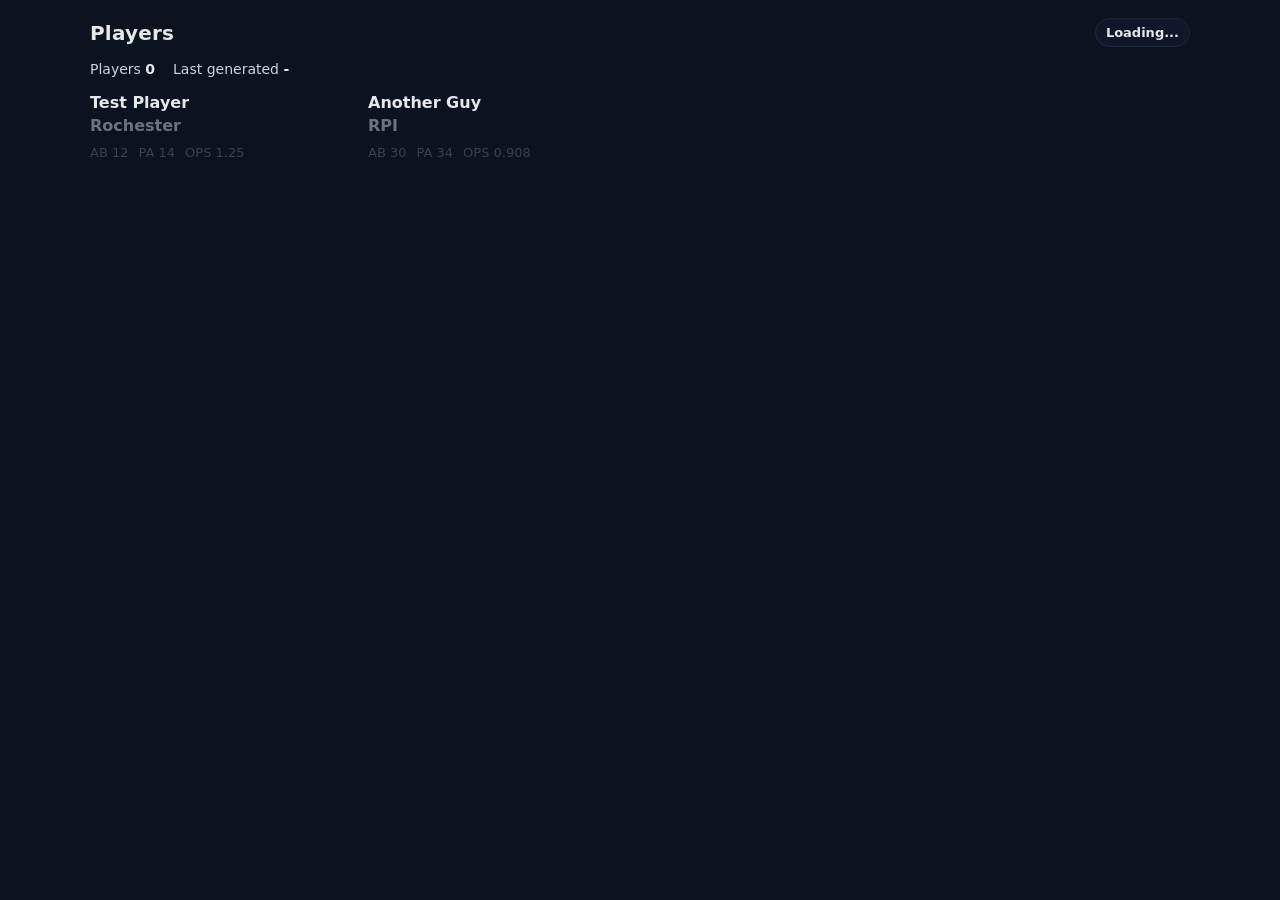
<file: index.html>
<!doctype html>
<html lang="en">
  <head>
    <meta charset="utf-8" />
    <meta name="viewport" content="width=device-width, initial-scale=1" />
    <title>Players</title>

    <style>
      body {
        margin: 0;
        font-family: system-ui, -apple-system, Segoe UI, Roboto, Arial, sans-serif;
        background: #0b1220;
        color: #e5e7eb;
      }

      .wrap {
        max-width: 1100px;
        margin: 0 auto;
        padding: 18px 16px 40px 16px;
      }

      .topbar {
        display: flex;
        align-items: center;
        justify-content: space-between;
        gap: 12px;
        margin-bottom: 14px;
      }

      .title {
        font-size: 20px;
        font-weight: 800;
        letter-spacing: 0.2px;
      }

      #statePill {
        padding: 6px 10px;
        border-radius: 999px;
        border: 1px solid #1f2937;
        background: #0f172a;
        font-size: 13px;
        font-weight: 700;
      }

      .meta {
        margin: 8px 0 16px 0;
        display: flex;
        gap: 18px;
        flex-wrap: wrap;
        color: #cbd5e1;
        font-size: 14px;
      }

      .meta strong {
        color: #e5e7eb;
      }

      #playersGrid {
        display: grid;
        grid-template-columns: repeat(auto-fill, minmax(250px, 1fr));
        gap: 12px;
      }

      .player-card {
        border: 1px solid #1f2937;
        border-radius: 16px;
        background: #0f172a;
        padding: 12px;
      }

      .player-name {
        font-weight: 900;
        font-size: 16px;
        margin-bottom: 4px;
      }

      .player-team {
        color: #94a3b8;
        font-weight: 700;
        margin-bottom: 10px;
      }

      .player-stats {
        display: flex;
        gap: 10px;
        flex-wrap: wrap;
        font-size: 13px;
        color: #cbd5e1;
      }

      .player-stats span {
        border: 1px solid #1f2937;
        background: #0b1220;
        padding: 4px 8px;
        border-radius: 999px;
      }

      .errorBox {
        padding: 12px;
        border: 1px solid #b91c1c;
        border-radius: 12px;
        color: #fecaca;
        background: rgba(185, 28, 28, 0.12);
        white-space: pre-wrap;
      }
    </style>
  </head>

  <body>
    <div class="wrap">
      <div class="topbar">
        <div class="title">Players</div>
        <div id="statePill">Loading...</div>
      </div>

      <div class="meta">
        <div>Players <strong><span id="playersCount">0</span></strong></div>
        <div>Last generated <strong><span id="lastGenerated">-</span></strong></div>
      </div>

      <div id="playersGrid"></div>
    </div>

    <!-- IMPORTANT: absolute path so it works on /players/ -->
    <script src="/players.js"></script>
  </body>
</html>
</file>
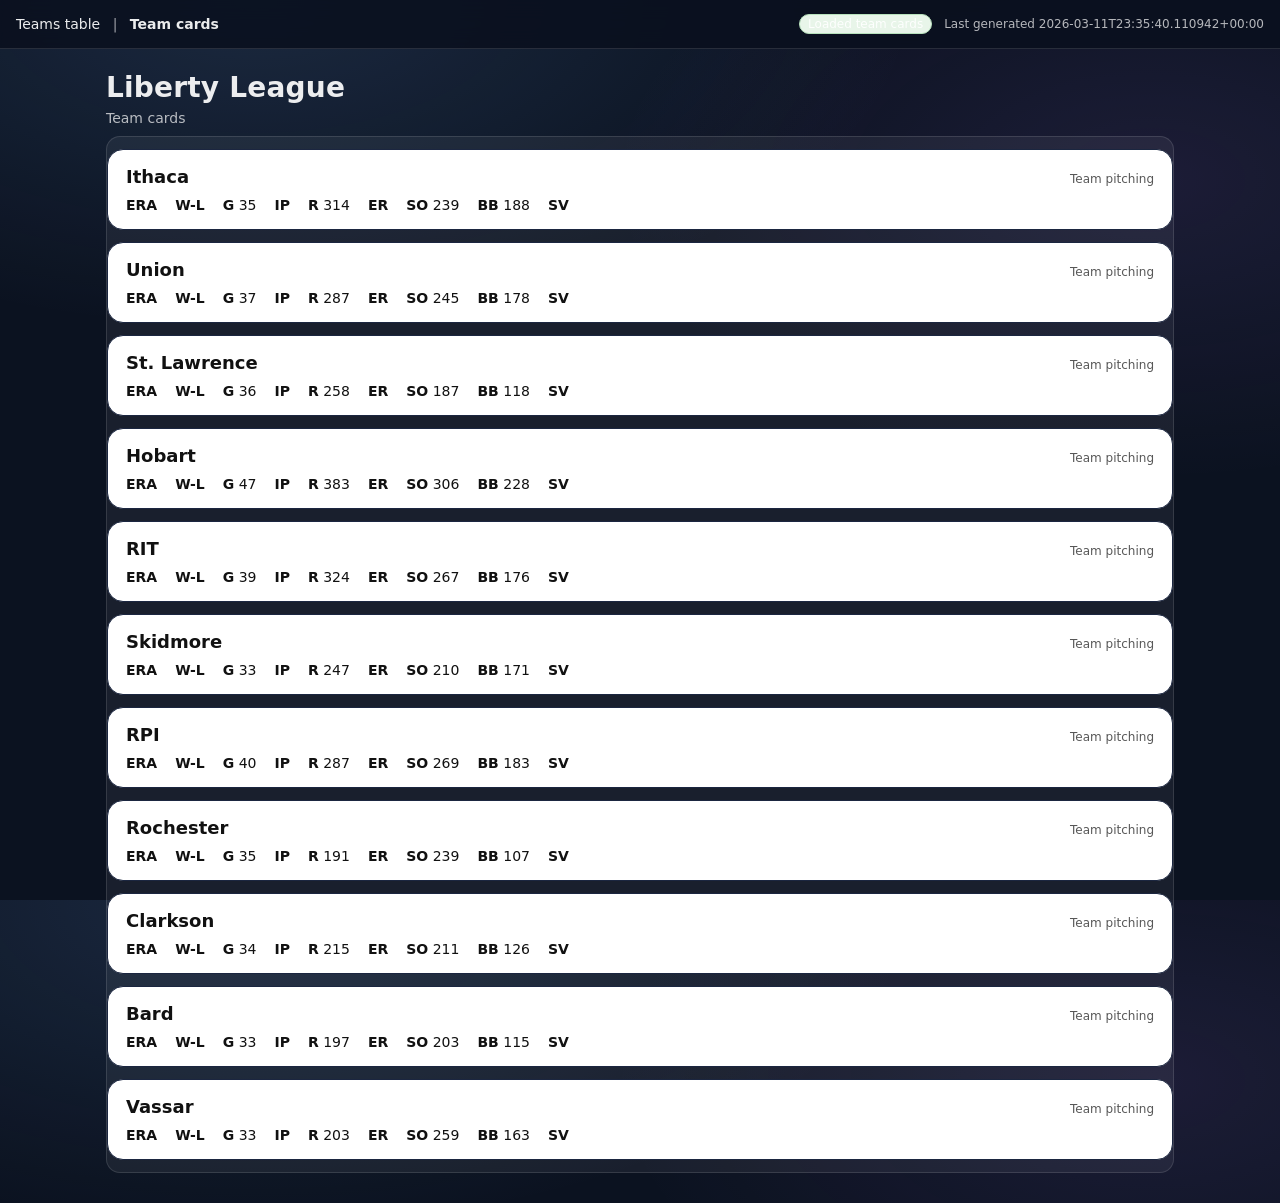
<file: cards/index.html>
<!doctype html>
<html lang="en">
  <head>
    <meta charset="utf-8" />
    <meta name="viewport" content="width=device-width, initial-scale=1" />
    <title>Liberty League - Team Cards</title>

    <link rel="stylesheet" href="/index.css" />
    <script defer src="/cards.js"></script>
  </head>

  <body>
    <div class="top">
      <div class="nav">
        <a href="/">Teams table</a>
        <span class="sep">|</span>
        <strong>Team cards</strong>
      </div>

      <div class="meta">
        <span id="state" class="pill">Loading...</span>
        <span class="muted">
          Last generated <span id="lastGenerated"></span>
        </span>
      </div>
    </div>

    <div class="hero">
      <div class="heroTitle">Liberty League</div>
      <div class="heroSub">Team cards</div>
    </div>

    <div class="main">
      <div class="panel" id="cardsWrap"></div>
    </div>
  </body>
</html>
</file>
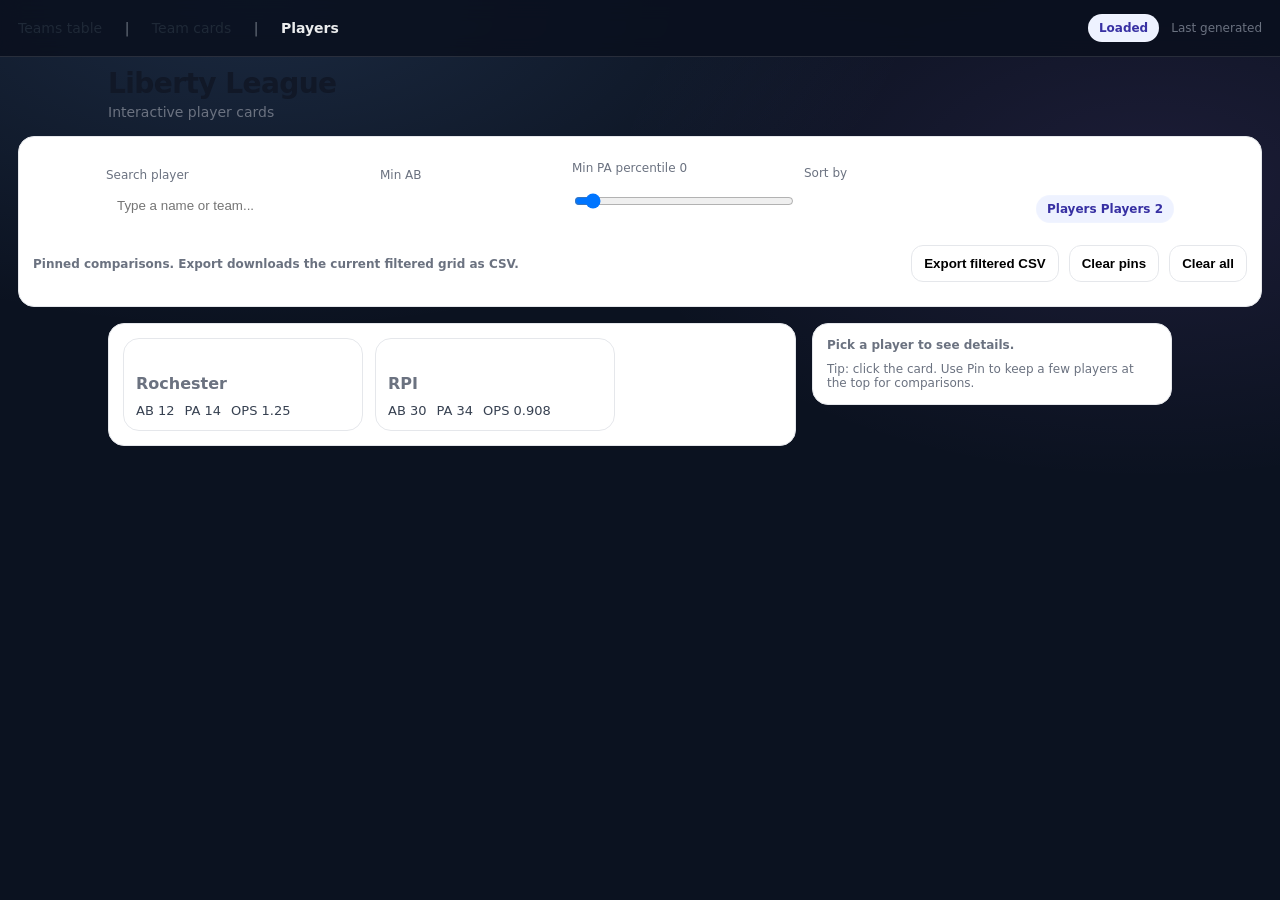
<file: players/index.html>
<!doctype html>
<html lang="en">
  <head>
    <meta charset="utf-8" />
    <meta name="viewport" content="width=device-width, initial-scale=1" />
    <title>Liberty League - Players</title>

    <link rel="stylesheet" href="/index.css" />
    <script defer src="/players.js"></script>

    <style>
      .top { display:flex; justify-content:space-between; align-items:center; padding:14px 18px; }
      .nav a { text-decoration:none; color:#1f2937; }
      .sep { margin:0 10px; color:#9ca3af; }
      .pill { display:inline-block; padding:6px 10px; border-radius:999px; background:#eef2ff; color:#3730a3; font-weight:700; font-size:12px; }
      .pillBad { background:#fee2e2; color:#991b1b; }
      .muted { color:#6b7280; font-size:12px; }
      .hero { padding:10px 18px 0 18px; }
      .heroTitle { font-weight:900; font-size:28px; letter-spacing:-0.02em; color:#111827; }
      .heroSub { margin-top:4px; color:#6b7280; }

      .main { display:grid; grid-template-columns: 1fr 360px; gap:16px; padding:16px 18px 22px 18px; align-items:start; }
      @media (max-width: 980px) { .main { grid-template-columns: 1fr; } }

      .panel { background:#fff; border:1px solid #e5e7eb; border-radius:16px; padding:14px; }
      .controls { display:flex; gap:12px; flex-wrap:wrap; align-items:end; }
      .control { min-width:180px; }
      .input, .select { width:100%; padding:10px; border-radius:10px; border:1px solid #e5e7eb; }
      .btn { padding:10px 12px; border-radius:12px; border:1px solid #e5e7eb; background:#fff; cursor:pointer; font-weight:700; }
      .btn:hover { background:#f9fafb; }

      .rowBetween { display:flex; align-items:center; justify-content:space-between; gap:12px; }
      .pinnedRow { display:flex; gap:10px; flex-wrap:wrap; }

      .grid { display:grid; grid-template-columns: repeat(3, minmax(240px, 1fr)); gap:12px; }
      @media (max-width: 1100px) { .grid { grid-template-columns: repeat(2, minmax(240px, 1fr)); } }
      @media (max-width: 680px) { .grid { grid-template-columns: 1fr; } }

      .card { border:1px solid #e5e7eb; border-radius:16px; padding:12px; background:#fff; cursor:pointer; }
      .card:hover { background:#f9fafb; }
      .cardHeader { display:flex; justify-content:space-between; align-items:flex-start; gap:10px; }
      .name { font-weight:900; font-size:15px; color:#111827; line-height:1.1; }
      .team { margin-top:2px; font-size:12px; color:#6b7280; font-weight:700; }
      .smallStatRow { display:flex; gap:10px; flex-wrap:wrap; margin-top:10px; color:#111827; font-weight:800; font-size:12px; }
      .smallStatRow span { background:#f3f4f6; padding:6px 8px; border-radius:999px; }

      .bars { margin-top:10px; display:flex; flex-direction:column; gap:7px; }
      .barRow { display:grid; grid-template-columns: 42px 1fr 50px; gap:8px; align-items:center; }
      .barLabel { font-size:11px; color:#6b7280; font-weight:800; text-transform:uppercase; }
      .barWrap { height:10px; background:#f3f4f6; border-radius:999px; overflow:hidden; border:1px solid #e5e7eb; }
      .barFill { height:100%; background:linear-gradient(90deg, #60a5fa, #4f46e5); width:0%; }
      .barPct { font-size:11px; color:#111827; font-weight:900; text-align:right; }

      .pinBtn { padding:6px 10px; border-radius:999px; border:1px solid #e5e7eb; background:#fff; font-weight:900; font-size:12px; cursor:pointer; }
      .pinBtnOn { background:#111827; color:#fff; border-color:#111827; }

      .detailTitle { font-size:18px; font-weight:900; color:#111827; }
      .detailTeam { margin-top:4px; font-weight:800; color:#6b7280; }
      .detailBig { margin-top:10px; display:flex; gap:8px; flex-wrap:wrap; }
      .detailBig span { background:#eef2ff; color:#3730a3; padding:6px 10px; border-radius:999px; font-weight:900; }
      .detailGrid { margin-top:12px; display:grid; grid-template-columns: 1fr 1fr; gap:10px; }
      .kv { border:1px solid #e5e7eb; border-radius:14px; padding:10px; background:#fff; }
      .kvK { font-size:11px; color:#6b7280; font-weight:900; text-transform:uppercase; }
      .kvV { margin-top:6px; font-size:16px; font-weight:900; color:#111827; }

      .help { margin-top:10px; color:#6b7280; font-size:12px; }
      .errorBox { color:#991b1b; background:#fee2e2; border:1px solid #fecaca; padding:10px; border-radius:14px; white-space:pre-wrap; }
    </style>
  </head>

  <body>
    <div class="top">
      <div class="nav">
        <a href="/">Teams table</a>
        <span class="sep">|</span>
        <a href="/cards/">Team cards</a>
        <span class="sep">|</span>
        <strong>Players</strong>
      </div>

      <div class="rowBetween">
        <span id="state" class="pill">Loading...</span>
        <span class="muted">Last generated <span id="lastGenerated"></span></span>
      </div>
    </div>

    <div class="hero">
      <div class="heroTitle">Liberty League</div>
      <div class="heroSub">Interactive player cards</div>
    </div>

    <div style="padding:16px 18px 0 18px;">
      <div class="panel">
        <div class="controls">
          <div class="control" style="flex:1; min-width:240px;">
            <div class="muted" style="margin-bottom:6px;">Search player</div>
            <input id="q" class="input" type="text" placeholder="Type a name or team..." />
          </div>

          <div class="control" style="width:140px;">
            <div class="muted" style="margin-bottom:6px;">Min AB</div>
            <input id="minAB" class="input" type="number" value="10" min="0" />
          </div>

          <div class="control" style="width:220px;">
            <div class="muted" style="margin-bottom:6px;">Min PA percentile <span id="paPctLabel">0</span></div>
            <input id="minPaPct" type="range" min="0" max="95" step="5" value="0" style="width:100%;" />
          </div>

          <div class="control" style="width:220px;">
            <div class="muted" style="margin-bottom:6px;">Sort by</div>
            <select id="sortBy" class="select">
              <option value="ops_desc">OPS (high → low)</option>
              <option value="avg_desc">AVG (high → low)</option>
              <option value="obp_desc">OBP (high → low)</option>
              <option value="slg_desc">SLG (high → low)</option>
              <option value="hr_desc">HR (high → low)</option>
              <option value="rbi_desc">RBI (high → low)</option>
              <option value="pa_desc">PA (high → low)</option>
            </select>
          </div>

          <div style="display:flex; gap:10px; align-items:center;">
            <span class="pill">Players <span id="countPill">0</span></span>
          </div>
        </div>

        <div class="rowBetween" style="margin-top:12px;">
          <div class="muted" style="font-weight:800;">
            Pinned comparisons. Export downloads the current filtered grid as CSV.
          </div>
          <div style="display:flex; gap:10px; flex-wrap:wrap;">
            <button id="exportBtn" class="btn">Export filtered CSV</button>
            <button id="clearPinsBtn" class="btn">Clear pins</button>
            <button id="clearAllBtn" class="btn">Clear all</button>
          </div>
        </div>

        <div id="pinnedRow" class="pinnedRow" style="margin-top:10px;"></div>
      </div>
    </div>

    <div class="main">
      <div class="panel">
        <div id="playersGrid" class="grid"></div>
      </div>

      <div class="panel">
        <div id="detail">
          <div class="muted" style="font-weight:900;">Pick a player to see details.</div>
          <div class="help">Tip: click the card. Use Pin to keep a few players at the top for comparisons.</div>
        </div>
      </div>
    </div>
  </body>
</html>
</file>
<file: index.css>
:root {
  --bg: #0b1220;
  --panel: rgba(255, 255, 255, 0.06);
  --text: rgba(255, 255, 255, 0.92);
  --muted: rgba(255, 255, 255, 0.70);
  --line: rgba(255, 255, 255, 0.12);
  --line2: rgba(255, 255, 255, 0.22);
}

* { box-sizing: border-box; }
html, body { height: 100%; }

body {
  margin: 0;
  font-family: system-ui, -apple-system, Segoe UI, Roboto, Arial, sans-serif;
  background:
    radial-gradient(1200px 600px at 20% 0%, rgba(120, 180, 255, 0.14), transparent 55%),
    radial-gradient(900px 500px at 90% 20%, rgba(180, 120, 255, 0.10), transparent 60%),
    var(--bg);
  color: var(--text);
}

a { color: var(--text); text-decoration: none; }
a:hover { text-decoration: underline; }

.top {
  position: sticky;
  top: 0;
  z-index: 10;
  display: flex;
  align-items: center;
  justify-content: space-between;
  padding: 14px 16px;
  border-bottom: 1px solid var(--line);
  background: rgba(10, 16, 30, 0.85);
  backdrop-filter: blur(10px);
}

.nav { font-size: 14px; }
.sep { opacity: 0.65; padding: 0 8px; }

.meta {
  display: flex;
  align-items: center;
  gap: 12px;
  font-size: 12px;
}

.muted { color: var(--muted); }

.pill {
  display: inline-flex;
  align-items: center;
  padding: 5px 10px;
  border: 1px solid var(--line);
  border-radius: 999px;
  background: rgba(255,255,255,0.06);
  font-size: 12px;
}

.hero {
  padding: 22px 16px 10px 16px;
  max-width: 1100px;
  margin: 0 auto;
}

.heroTitle {
  font-size: 28px;
  font-weight: 700;
  letter-spacing: 0.2px;
}

.heroSub {
  margin-top: 6px;
  color: var(--muted);
  font-size: 14px;
}

.controls {
  max-width: 1100px;
  margin: 0 auto;
  padding: 10px 16px 10px 16px;
  display: flex;
  gap: 10px;
  align-items: center;
}

.controls input,
.controls select {
  background: rgba(255, 255, 255, 0.06);
  border: 1px solid var(--line);
  color: var(--text);
  padding: 9px 10px;
  border-radius: 10px;
  outline: none;
}

.controls input { flex: 1; min-width: 160px; }
.controls select { min-width: 180px; }

#count {
  color: var(--muted);
  font-size: 13px;
  margin-left: auto;
}

.main {
  max-width: 1100px;
  margin: 0 auto;
  padding: 0 16px 30px 16px;
}

.panel {
  border: 1px solid var(--line);
  background: var(--panel);
  border-radius: 14px;
  overflow: hidden;
}

.tbl {
  width: 100%;
  border-collapse: collapse;
}

.tbl th,
.tbl td {
  padding: 10px 12px;
  color: var(--text);
  font-size: 13px;
  border-bottom: 1px solid var(--line);
}

.tbl thead th {
  text-align: left;
  color: rgba(255,255,255,0.85);
  border-bottom: 1px solid var(--line2);
  background: rgba(0,0,0,0.12);
}

.tbl td.num,
.tbl th.num {
  text-align: right;
  font-variant-numeric: tabular-nums;
}

.tbl tbody tr {
  cursor: pointer;
}

.tbl tbody tr:hover {
  background: rgba(255, 255, 255, 0.06);
}
</file>
